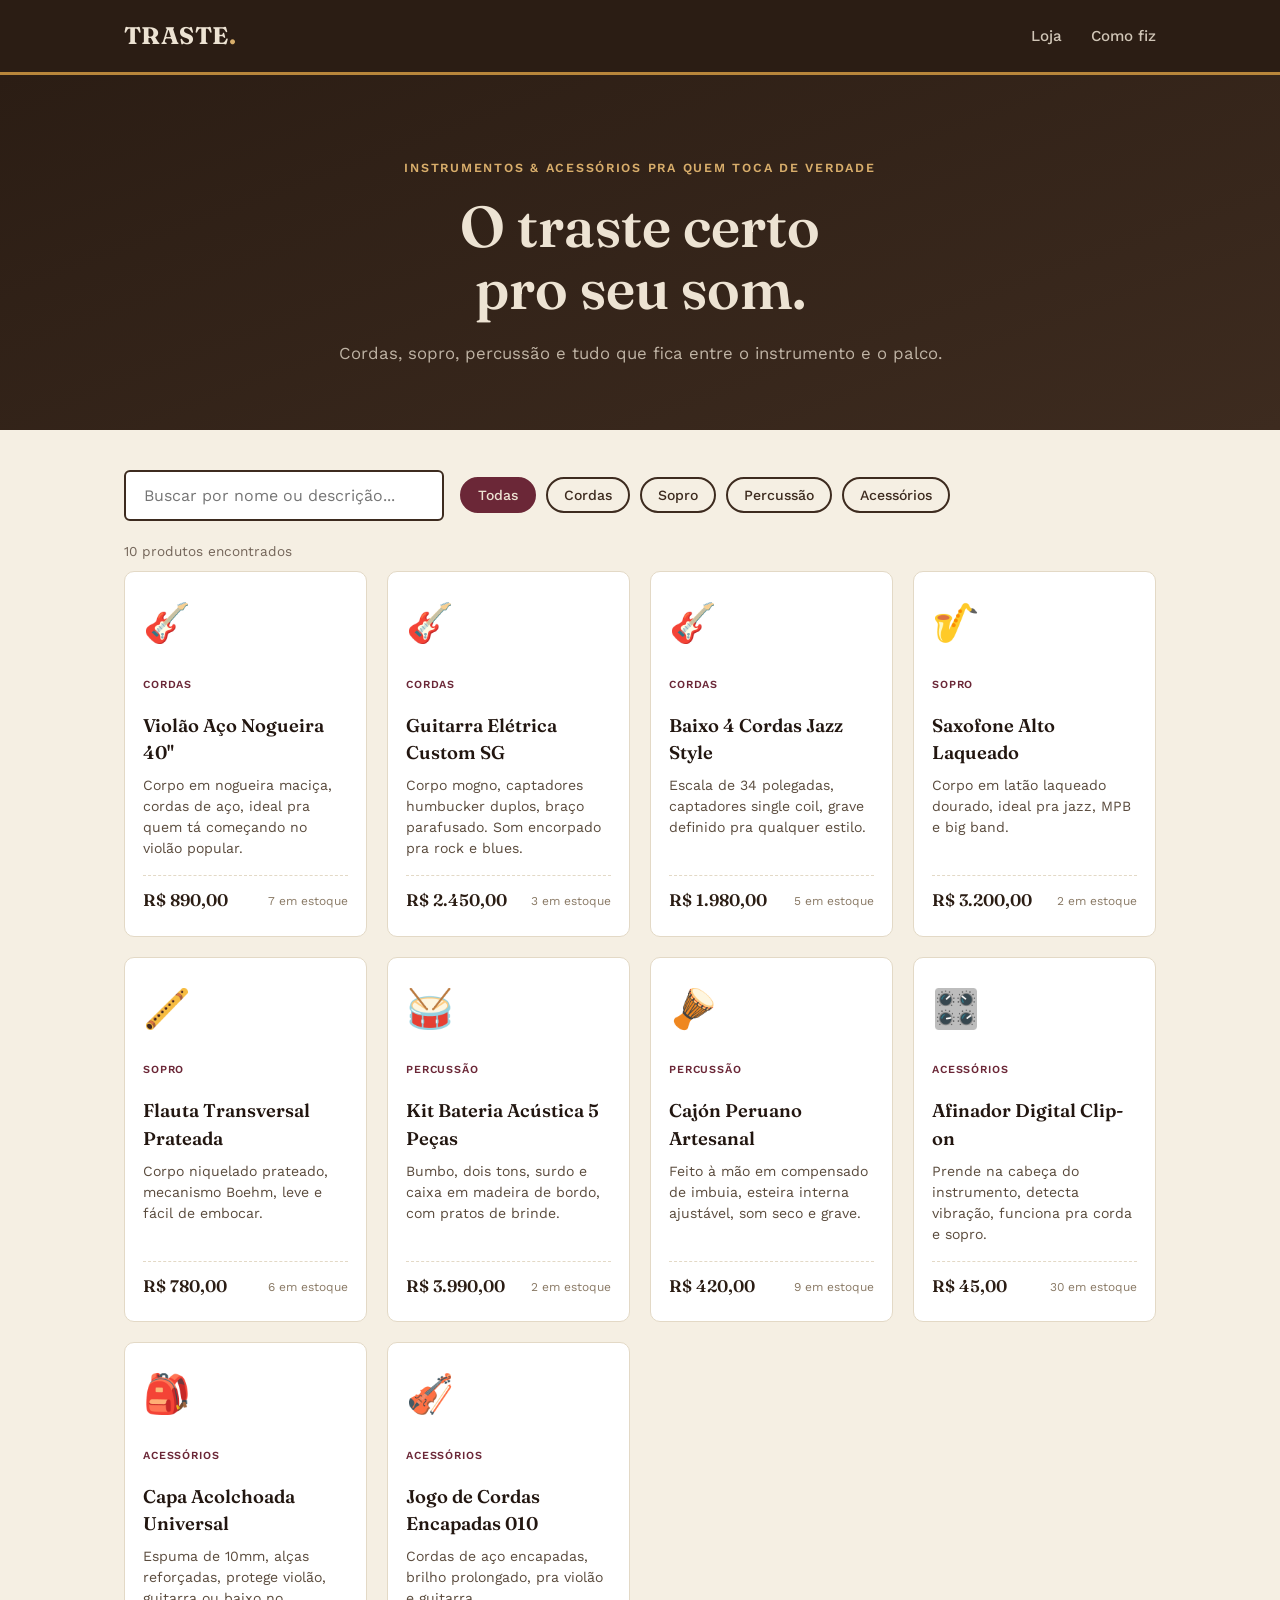
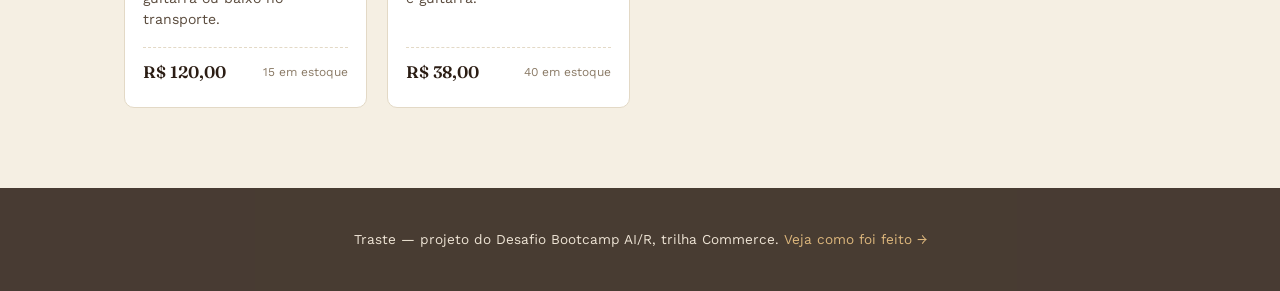
<file: index.html>
<!DOCTYPE html>
<html lang="pt-BR">
<head>
  <meta charset="UTF-8">
  <meta name="viewport" content="width=device-width, initial-scale=1.0">
  <title>Traste — Loja de Instrumentos Musicais</title>
  <link rel="preconnect" href="https://fonts.googleapis.com">
  <link rel="preconnect" href="https://fonts.gstatic.com" crossorigin>
  <link href="https://fonts.googleapis.com/css2?family=Fraunces:opsz,wght@9..144,400;9..144,600;9..144,700&family=Work+Sans:wght@400;500;600&display=swap" rel="stylesheet">
  <link rel="stylesheet" href="style.css">
</head>
<body>

  <header class="topbar">
    <div class="topbar__inner">
      <a href="index.html" class="logo">TRASTE<span class="logo__dot">.</span></a>
      <nav class="topnav">
        <a href="index.html">Loja</a>
        <a href="como-fiz.html">Como fiz</a>
      </nav>
    </div>
  </header>

  <section class="hero">
    <div class="hero__inner">
      <p class="hero__eyebrow">instrumentos &amp; acessórios pra quem toca de verdade</p>
      <h1 class="hero__title">O traste certo<br>pro seu som.</h1>
      <p class="hero__sub">Cordas, sopro, percussão e tudo que fica entre o instrumento e o palco.</p>
    </div>
  </section>

  <main class="shop">
    <div class="shop__controls">
      <input
        type="search"
        id="search-input"
        class="search-input"
        placeholder="Buscar por nome ou descrição..."
        aria-label="Buscar produtos"
      >
      <div class="category-filters" id="category-filters" role="group" aria-label="Filtrar por categoria">
        <!-- botões de categoria injetados via JS -->
      </div>
    </div>

    <p class="result-count" id="result-count" aria-live="polite"></p>

    <div class="product-grid" id="product-grid">
      <!-- produtos injetados via JS a partir de products.json -->
    </div>

    <p class="empty-state" id="empty-state" hidden>
      Nenhum instrumento encontrado. Tenta outro termo ou categoria.
    </p>
  </main>

  <footer class="footer">
    <p>Traste — projeto do Desafio Bootcamp AI/R, trilha Commerce. <a href="como-fiz.html">Veja como foi feito →</a></p>
  </footer>

  <script src="script.js"></script>
</body>
</html>
</file>
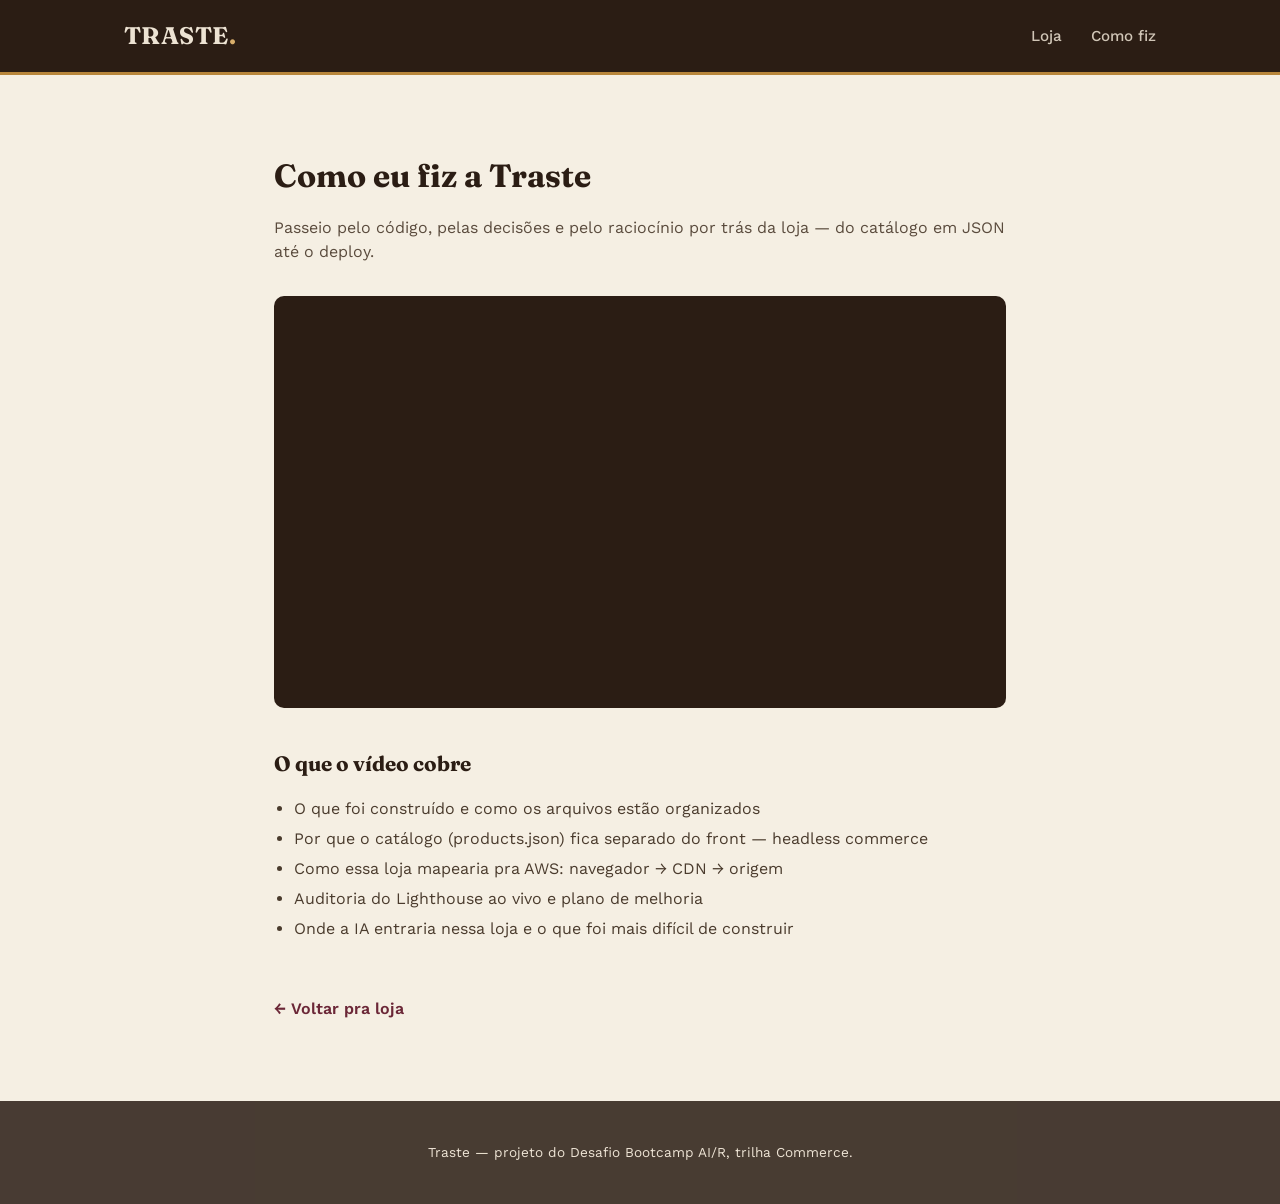
<file: como-fiz.html>
<!DOCTYPE html>
<html lang="pt-BR">
<head>
  <meta charset="UTF-8">
  <meta name="viewport" content="width=device-width, initial-scale=1.0">
  <title>Como fiz — Traste</title>
  <link rel="preconnect" href="https://fonts.googleapis.com">
  <link rel="preconnect" href="https://fonts.gstatic.com" crossorigin>
  <link href="https://fonts.googleapis.com/css2?family=Fraunces:opsz,wght@9..144,400;9..144,600;9..144,700&family=Work+Sans:wght@400;500;600&display=swap" rel="stylesheet">
  <link rel="stylesheet" href="style.css">
  <style>
    .comofiz {
      max-width: 780px;
      margin: 0 auto;
      padding: 56px 24px 80px;
    }
    .comofiz h1 {
      font-family: var(--font-display);
      font-size: 2rem;
      color: var(--wood-dark);
      margin-bottom: 8px;
    }
    .comofiz p.lead {
      color: #5A4B3D;
      margin-bottom: 32px;
    }
    .video-wrap {
      position: relative;
      width: 100%;
      padding-top: 56.25%; /* 16:9 */
      background: var(--wood-dark);
      border-radius: 10px;
      overflow: hidden;
      margin-bottom: 40px;
    }
    .video-wrap iframe,
    .video-wrap video {
      position: absolute;
      top: 0; left: 0;
      width: 100%; height: 100%;
      border: 0;
    }
    .video-placeholder {
      position: absolute;
      top: 0; left: 0; right: 0; bottom: 0;
      display: flex;
      align-items: center;
      justify-content: center;
      color: var(--parchment);
      opacity: 0.6;
      font-size: 0.9rem;
      text-align: center;
      padding: 20px;
    }
    .comofiz h2 {
      font-family: var(--font-display);
      font-size: 1.3rem;
      color: var(--wood-dark);
      margin-top: 36px;
    }
    .comofiz ul { padding-left: 20px; color: #4A3B2D; }
    .comofiz li { margin-bottom: 6px; }
    .back-link { display: inline-block; margin-top: 40px; color: var(--wine); font-weight: 600; }
  </style>
</head>
<body>

  <header class="topbar">
    <div class="topbar__inner">
      <a href="index.html" class="logo">TRASTE<span class="logo__dot">.</span></a>
      <nav class="topnav">
        <a href="index.html">Loja</a>
        <a href="como-fiz.html">Como fiz</a>
      </nav>
    </div>
  </header>

  <main class="comofiz">
    <h1>Como eu fiz a Traste</h1>
    <p class="lead">Passeio pelo código, pelas decisões e pelo raciocínio por trás da loja — do catálogo em JSON até o deploy.</p>

<div class="video-wrap">
  <iframe src="https://www.youtube.com/embed/eCc7momFvNA" title="Como fiz a Traste" allowfullscreen></iframe>
</div>

    <h2>O que o vídeo cobre</h2>
    <ul>
      <li>O que foi construído e como os arquivos estão organizados</li>
      <li>Por que o catálogo (products.json) fica separado do front — headless commerce</li>
      <li>Como essa loja mapearia pra AWS: navegador → CDN → origem</li>
      <li>Auditoria do Lighthouse ao vivo e plano de melhoria</li>
      <li>Onde a IA entraria nessa loja e o que foi mais difícil de construir</li>
    </ul>

    <a href="index.html" class="back-link">← Voltar pra loja</a>
  </main>

  <footer class="footer">
    <p>Traste — projeto do Desafio Bootcamp AI/R, trilha Commerce.</p>
  </footer>

</body>
</html>
</file>
<file: style.css>
:root {
  --wood-dark: #2B1D14;
  --wood-mid: #3D2B1F;
  --brass: #B8863B;
  --brass-light: #D9AE6B;
  --parchment: #EDE3D3;
  --parchment-soft: #F5EFE3;
  --wine: #6B2737;
  --ink: #221610;

  --font-display: 'Fraunces', serif;
  --font-body: 'Work Sans', sans-serif;
}

* { box-sizing: border-box; }

html { scroll-behavior: smooth; }

body {
  margin: 0;
  background: var(--parchment-soft);
  color: var(--ink);
  font-family: var(--font-body);
  line-height: 1.5;
}

a { color: inherit; text-decoration: none; }

/* ---------- topbar ---------- */
.topbar {
  background: var(--wood-dark);
  border-bottom: 3px solid var(--brass);
}
.topbar__inner {
  max-width: 1080px;
  margin: 0 auto;
  padding: 18px 24px;
  display: flex;
  justify-content: space-between;
  align-items: center;
}
.logo {
  font-family: var(--font-display);
  font-weight: 700;
  font-size: 1.5rem;
  color: var(--parchment);
  letter-spacing: 0.02em;
}
.logo__dot { color: var(--brass-light); }
.topnav a {
  color: var(--parchment);
  margin-left: 24px;
  font-size: 0.95rem;
  font-weight: 500;
  opacity: 0.85;
  transition: opacity 0.2s;
}
.topnav a:hover { opacity: 1; color: var(--brass-light); }

/* ---------- hero ---------- */
.hero {
  background: linear-gradient(160deg, var(--wood-dark) 0%, var(--wood-mid) 100%);
  padding: 72px 24px 64px;
  text-align: center;
}
.hero__inner { max-width: 640px; margin: 0 auto; }
.hero__eyebrow {
  color: var(--brass-light);
  text-transform: uppercase;
  letter-spacing: 0.14em;
  font-size: 0.78rem;
  font-weight: 600;
  margin-bottom: 18px;
}
.hero__title {
  font-family: var(--font-display);
  font-size: clamp(2.4rem, 6vw, 3.6rem);
  color: var(--parchment);
  line-height: 1.08;
  margin: 0 0 20px;
  font-weight: 600;
}
.hero__sub {
  color: var(--parchment);
  opacity: 0.75;
  font-size: 1.05rem;
  margin: 0;
}

/* ---------- shop controls ---------- */
.shop {
  max-width: 1080px;
  margin: 0 auto;
  padding: 40px 24px 80px;
}
.shop__controls {
  display: flex;
  flex-direction: column;
  gap: 16px;
  margin-bottom: 8px;
}
.search-input {
  width: 100%;
  padding: 14px 18px;
  border: 2px solid var(--wood-mid);
  border-radius: 6px;
  font-family: var(--font-body);
  font-size: 1rem;
  background: #fff;
  color: var(--ink);
}
.search-input:focus {
  outline: 3px solid var(--brass-light);
  outline-offset: 1px;
}
.category-filters {
  display: flex;
  flex-wrap: wrap;
  gap: 10px;
}
.category-btn {
  padding: 8px 16px;
  border: 2px solid var(--wood-mid);
  border-radius: 999px;
  background: transparent;
  color: var(--wood-mid);
  font-family: var(--font-body);
  font-weight: 500;
  font-size: 0.88rem;
  cursor: pointer;
  transition: background 0.15s, color 0.15s;
}
.category-btn:hover { background: var(--parchment); }
.category-btn.active {
  background: var(--wine);
  border-color: var(--wine);
  color: var(--parchment);
}
.category-btn:focus-visible {
  outline: 3px solid var(--brass);
  outline-offset: 2px;
}

.result-count {
  font-size: 0.85rem;
  color: var(--wood-mid);
  opacity: 0.7;
  margin: 20px 0 10px;
}

/* ---------- product grid ---------- */
.product-grid {
  display: grid;
  grid-template-columns: repeat(auto-fill, minmax(220px, 1fr));
  gap: 20px;
}
.product-card {
  background: #fff;
  border: 1px solid #E3D9C6;
  border-radius: 10px;
  padding: 22px 18px;
  display: flex;
  flex-direction: column;
  gap: 8px;
  transition: transform 0.15s, box-shadow 0.15s;
}
.product-card:hover {
  transform: translateY(-3px);
  box-shadow: 0 8px 20px rgba(43, 29, 20, 0.12);
}
.product-card__emoji {
  font-size: 2.4rem;
  margin-bottom: 6px;
}
.product-card__category {
  text-transform: uppercase;
  letter-spacing: 0.08em;
  font-size: 0.68rem;
  font-weight: 600;
  color: var(--wine);
}
.product-card__name {
  font-family: var(--font-display);
  font-size: 1.15rem;
  font-weight: 600;
  margin: 0;
  color: var(--ink);
}
.product-card__desc {
  font-size: 0.88rem;
  color: #5A4B3D;
  flex-grow: 1;
  margin: 0;
}
.product-card__footer {
  display: flex;
  justify-content: space-between;
  align-items: center;
  margin-top: 8px;
  padding-top: 12px;
  border-top: 1px dashed #E3D9C6;
}
.product-card__price {
  font-family: var(--font-display);
  font-weight: 600;
  font-size: 1.05rem;
  color: var(--wood-dark);
}
.product-card__stock {
  font-size: 0.75rem;
  color: #8A7A66;
}

.empty-state {
  text-align: center;
  padding: 60px 20px;
  color: var(--wood-mid);
  font-size: 1rem;
}

/* ---------- footer ---------- */
.footer {
  background: var(--wood-dark);
  color: var(--parchment);
  text-align: center;
  padding: 28px 20px;
  font-size: 0.85rem;
  opacity: 0.85;
}
.footer a { color: var(--brass-light); }
.footer a:hover { text-decoration: underline; }

/* ---------- responsive ---------- */
@media (min-width: 640px) {
  .shop__controls { flex-direction: row; align-items: center; }
  .search-input { max-width: 320px; }
}
</file>
